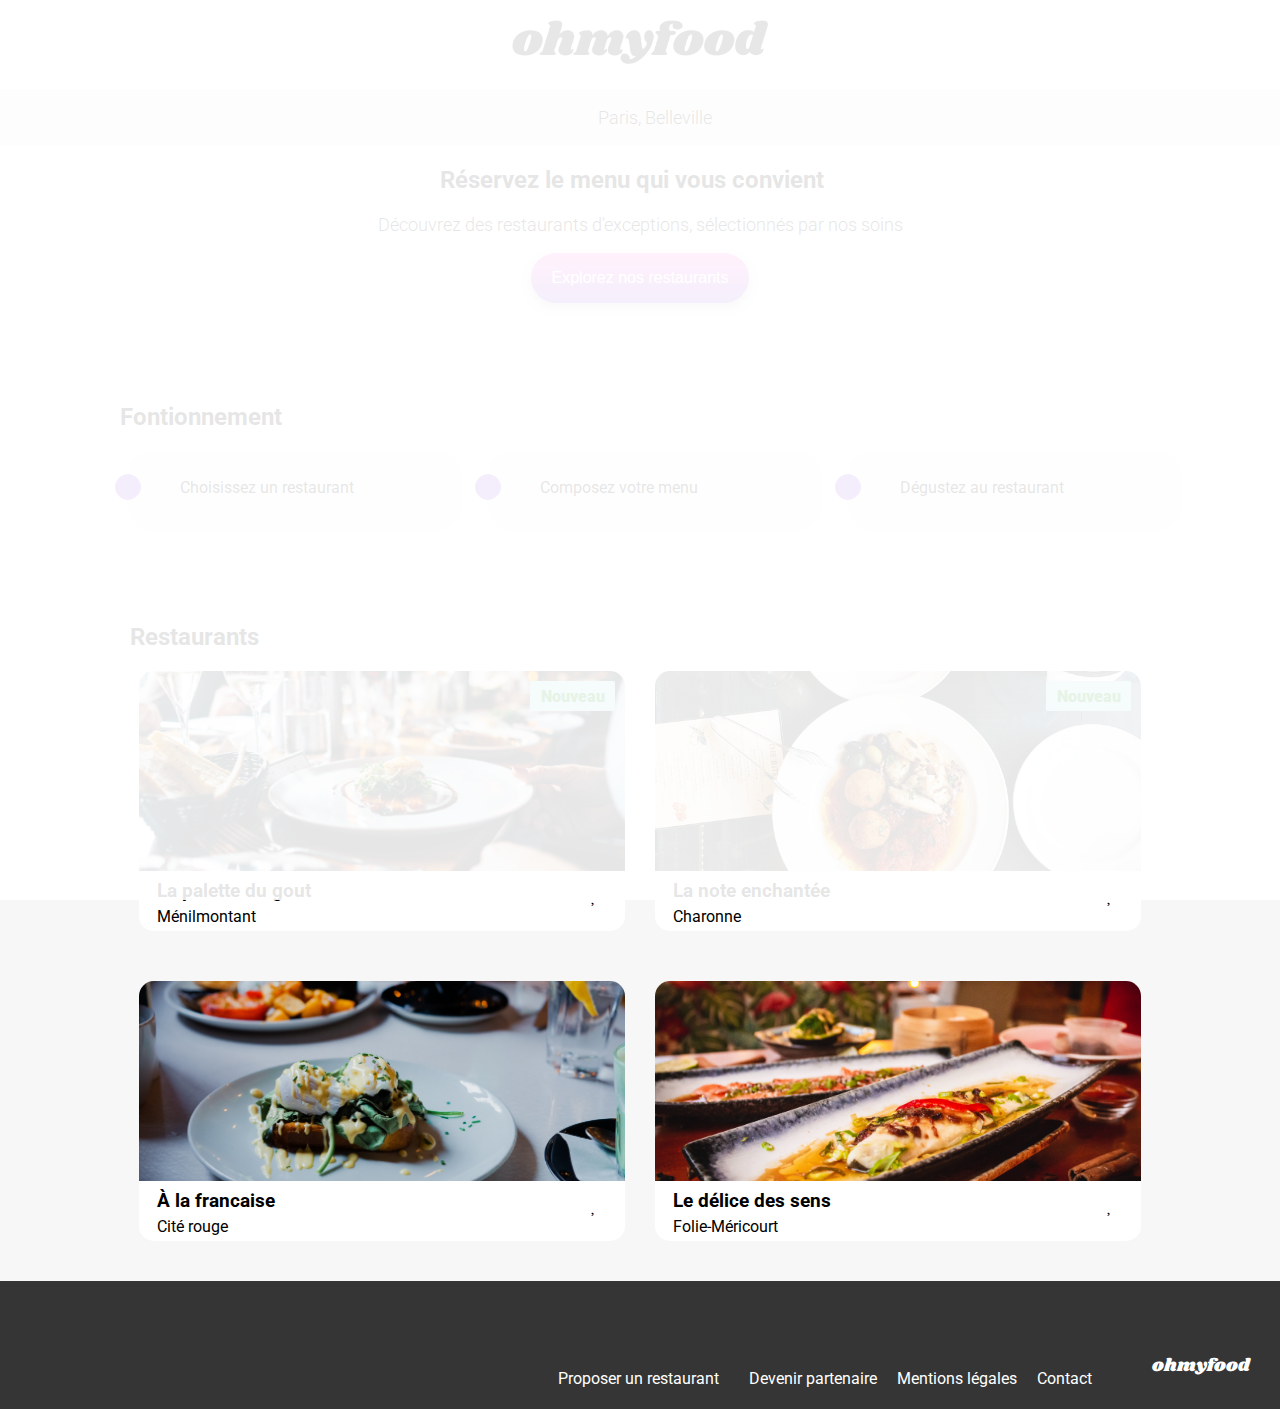
<file: index.html>
<!DOCTYPE html>
<html lang="fr">
  <head>
    <meta charset="UTF-8">
    <meta http-equiv="X-UA-Compatible" content="IE=edge">
    <meta name="viewport" content="width=device-width, initial-scale=1.0">
    <link rel="preconnect" href="https://fonts.googleapis.com">
    <link rel="preconnect" href="https://fonts.gstatic.com" crossorigin>
    <link rel="preconnect" href="https://fonts.googleapis.com">
    <link rel="preconnect" href="https://fonts.gstatic.com" crossorigin>
    <link href="https://fonts.googleapis.com/css2?family=Roboto:wght@100&family=Shrikhand&display=swap" rel="stylesheet">
    <link rel="stylesheet" href="https://cdnjs.cloudflare.com/ajax/libs/font-awesome/6.2.1/css/all.min.css" integrity="sha512-MV7K8+y+gLIBoVD59lQIYicR65iaqukzvf/nwasF0nqhPay5w/9lJmVM2hMDcnK1OnMGCdVK+iQrJ7lzPJQd1w==" crossorigin="anonymous" referrerpolicy="no-referrer">
    <link rel="stylesheet" href="sass/main.css">
    <title>Oh My Food</title>
  </head>
  <body>
    <div class="main-container">
      <div class="loader">
        <i class="fa-solid fa-spinner fa-lg"></i>
      </div>
      <header>
        <img src="images/logo/ohmyfood.png" alt="logo">
      </header>
      <main>
        <section class="presentation">
          <div class="presentation_loc">
            <i class="fa-sharp fa-solid fa-location-dot" aria-hidden="true"></i>
            <p>Paris, Belleville</p>
          </div>
          <h2>Réservez le menu qui vous convient</h2>
          <p>
            Découvrez des restaurants d'exceptions, sélectionnés par nos soins
          </p>
          <nav>
            <button class="explored">
              <span class="explored_text">Explorez nos restaurants</span>
            </button>
          </nav>
        </section>
        <section class="fontionnement">
          <h2>Fontionnement</h2>
            <div class="fonctionnement_index">
              <div class="index">
                <div class="index_number">
                  <i class="fa-solid fa-1"></i>
                </div>
                <div class="index_logo">
                  <i class="fa-solid fa-mobile-screen-button"></i>
                </div>
                <span class="index_text">Choisissez un restaurant</span>
              </div>
              <div class="index">
                <div class="index_number">
                  <i class="fa-solid fa-2"></i>
                </div>
                <div class="index_logo">
                  <i class="fa-solid fa-list-ul"></i>
                </div>
                <span class="index_text">Composez votre menu</span>
              </div>
              <div class="index">
                <div class="index_number">
                  <i class="fa-solid fa-3"></i>
                </div>
                <div class="index_logo">
                  <i class="fa-solid fa-store"></i>
                </div>
                <span class="index_text">Dégustez au restaurant</span>
              </div>
            </div>
          </section>
          <section class="restaurant">
            <h2>Restaurants</h2>
            <div class="all_card">
              <article class="card">
                <a class="link new" href="./menu_1.html">
                  <img src="images/restaurants/jay-wennington-N_Y88TWmGwA-unsplash.jpg" alt="assiette">
                  <div class="card_content">
                    <div class="card_txt">
                      <h3 class="card_title card_heart">La palette du gout</h3>
                      <p class="card_subtitle">Ménilmontant</p>
                    </div>
                  </div>
                </a>
              </article>
              <article class="card">
                <a class="link new" href="./menu_2.html">
                  <img src="images/restaurants/stil-u2Lp8tXIcjw-unsplash.jpg" alt="assiette">
                  <div class="card_content">
                    <div class="card_txt">
                      <h3 class="card_title card_heart">La note enchantée</h3>
                      <p class="card_subtitle">Charonne</p>
                    </div>
                  </div>
                </a>
              </article>
              <article class="card">
                <a class="link" href="./menu_3.html">
                  <img src="images/restaurants/toa-heftiba-DQKerTsQwi0-unsplash.jpg" alt="assiette">
                  <div class="card_content">
                    <div class="card_txt">
                      <h3 class="card_title card_heart">À la francaise</h3>
                      <p class="card_subtitle">Cité rouge</p>
                    </div>
                  </div>
                </a>
              </article>
              <article class="card">
                <a class="link" href="./menu_4.html">
                  <img src="images/restaurants/louis-hansel-shotsoflouis-qNBGVyOCY8Q-unsplash.jpg" alt="assiette">
                  <div class="card_content">
                    <div class="card_txt">
                      <h3 class="card_title card_heart">Le délice des sens</h3>
                      <p class="card_subtitle">Folie-Méricourt</p>
                    </div>
                  </div>
                </a>
              </article>
            </div>
          </section>
        </main>
      <footer>
        <span class="enseigne">ohmyfood</span>
        <ul>
          <li>
            <i class="fa-solid fa-utensils"></i>
            <p>Proposer un restaurant</p>
          </li>
          <li>
            <i class="fa-solid fa-handshake-angle"></i>
            <p>Devenir partenaire</p>
          </li>
          <li>
            <p>Mentions légales</p>
          </li>
          <li>
            <a href="mailto:mail@hotmail.com">Contact</a>
          </li>
        </ul>
      </footer>
    </div>
  </body>
</html>
</file>
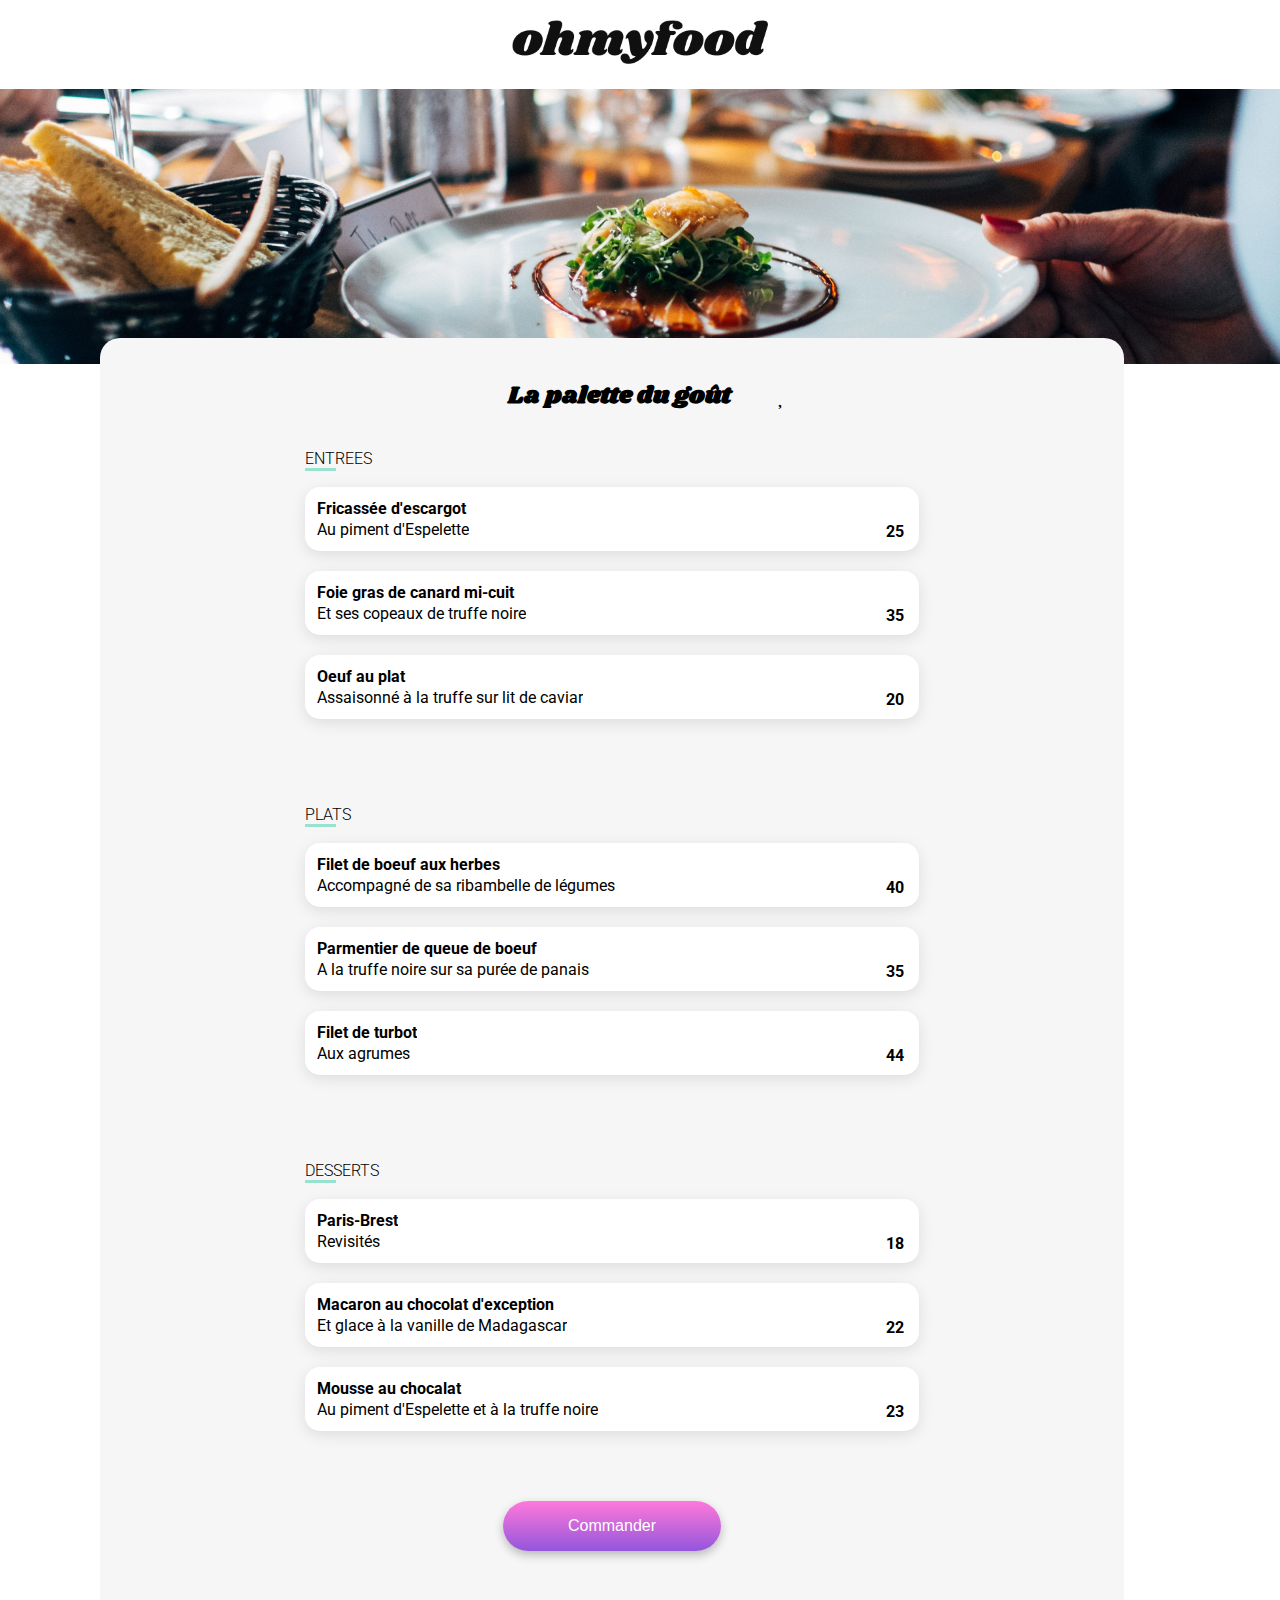
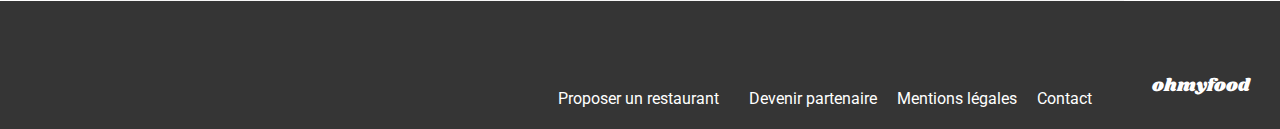
<file: menu_1.html>
<!DOCTYPE html>
<html lang="fr">
  <head>
    <meta charset="UTF-8">
    <meta http-equiv="X-UA-Compatible" content="IE=edge">
    <meta name="viewport" content="width=device-width, initial-scale=1.0">
    <link rel="preconnect" href="https://fonts.googleapis.com">
    <link rel="preconnect" href="https://fonts.gstatic.com" crossorigin>
    <link href="https://fonts.googleapis.com/css2?family=Roboto:wght@100&family=Shrikhand&display=swap" rel="stylesheet">
    <link rel="stylesheet" href="https://cdnjs.cloudflare.com/ajax/libs/font-awesome/6.2.1/css/all.min.css" integrity="sha512-MV7K8+y+gLIBoVD59lQIYicR65iaqukzvf/nwasF0nqhPay5w/9lJmVM2hMDcnK1OnMGCdVK+iQrJ7lzPJQd1w==" crossorigin="anonymous" referrerpolicy="no-referrer">
    <link rel="stylesheet" href="./sass/main.css">
    <title>La palette du goût</title>
  </head>
  <body>
    <div class="main-container">
      <header>
        <nav>
          <a class="arrow" href="./index.html">
            <i class="fa-solid fa-arrow-left"></i>
          </a>
        </nav>
        <img src="images/logo/ohmyfood.png" alt="logo">
      </header>
      <main>
        <div class="background">
          <img src="images/restaurants/jay-wennington-N_Y88TWmGwA-unsplash.jpg" alt="assiette">
        </div>
        <div class="menu">
          <h2>La palette du goût</h2>
          <div class="all_card">
            <section class="choise">
              <h3>ENTREES</h3>
              <article class="menu_card">
                <div class="content">
                  <div class="content_txt">
                    <h4>Fricassée d'escargot</h4>
                    <p>Au piment d'Espelette</p>
                  </div>
                  <span class="price">25<i class="fa fa-euro-sign"></i></span>
                  <div class="validate">
                    <i class="fa-solid fa-check"></i>
                  </div>
                </div>
              </article>
              <article class="menu_card">
                <div class="content">
                  <div class="content_txt">
                    <h4>Foie gras de canard mi-cuit</h4>
                    <p>Et ses copeaux de truffe noire</p>
                  </div>
                  <span class="price">35<i class="fa fa-euro-sign"></i></span>
                  <div class="validate">
                    <i class="fa-solid fa-check"></i>
                  </div>
                </div>
              </article>
              <article class="menu_card">
                <div class="content">
                  <div class="content_txt">
                    <h4>Oeuf au plat</h4>
                    <p>Assaisonné à la truffe sur lit de caviar</p>
                  </div>
                  <span class="price">20<i class="fa fa-euro-sign"></i></span>
                  <div class="validate">
                    <i class="fa-solid fa-check"></i>
                  </div>
                </div>
              </article>
            </section>
            <section class="choise">
              <h3>PLATS</h3>
              <article class="menu_card">
                <div class="content">
                  <div class="content_txt">
                    <h4>Filet de boeuf aux herbes</h4>
                    <p>Accompagné de sa ribambelle de légumes</p>
                  </div>
                  <span class="price">40<i class="fa fa-euro-sign"></i></span>
                  <div class="validate">
                    <i class="fa-solid fa-check"></i>
                  </div>
                </div>
              </article>
              <article class="menu_card">
                <div class="content">
                  <div class="content_txt">
                    <h4>Parmentier de queue de boeuf</h4>
                    <p>A la truffe noire sur sa purée de panais</p>
                  </div>
                  <span class="price">35<i class="fa fa-euro-sign"></i></span>
                  <div class="validate">
                    <i class="fa-solid fa-check"></i>
                  </div>
                </div>
              </article>
              <article class="menu_card">
                <div class="content">
                  <div class="content_txt">
                    <h4>Filet de turbot</h4>
                    <p>Aux agrumes</p>
                  </div>
                  <span class="price">44<i class="fa fa-euro-sign"></i></span>
                  <div class="validate">
                    <i class="fa-solid fa-check"></i>
                  </div>
                </div>
              </article>
            </section>
            <section class="choise">
              <h3>DESSERTS</h3>
              <article class="menu_card">
                <div class="content">
                  <div class="content_txt">
                    <h4>Paris-Brest</h4>
                    <p>Revisités</p>
                  </div>
                  <span class="price">18<i class="fa fa-euro-sign"></i></span>
                  <div class="validate">
                    <i class="fa-solid fa-check"></i>
                  </div>
                </div>
              </article>
              <article class="menu_card">
                <div class="content">
                  <div class="content_txt">
                    <h4>Macaron au chocolat d'exception</h4>
                    <p>Et glace à la vanille de Madagascar</p>
                  </div>
                  <span class="price">22<i class="fa fa-euro-sign"></i></span>
                  <div class="validate">
                    <i class="fa-solid fa-check"></i>
                  </div>
                </div>
              </article>
              <article class="menu_card">
                <div class="content">
                  <div class="content_txt">
                    <h4>Mousse au chocalat</h4>
                    <p>Au piment d'Espelette et à la truffe noire</p>
                  </div>
                  <span class="price">23<i class="fa fa-euro-sign"></i></span>
                  <div class="validate">
                    <i class="fa-solid fa-check"></i>
                  </div>
                </div>
              </article>
            </section>
          </div>
          <form class="menu_btn">
            <button class="button">
              <span class="button_text">Commander</span>
            </button>
          </form>
        </div>
      </main>
      <footer>
        <span class="enseigne">ohmyfood</span>
        <ul>
          <li>
            <i class="fa-solid fa-utensils"></i>
            <p>Proposer un restaurant</p>
          </li>
          <li>
            <i class="fa-solid fa-handshake-angle"></i>
            <p>Devenir partenaire</p>
          </li>
          <li>
            <p>Mentions légales</p>
          </li>
          <li>
            <p>Contact</p>
          </li>
        </ul>
      </footer>
    </div>
  </body>
</html>
</file>
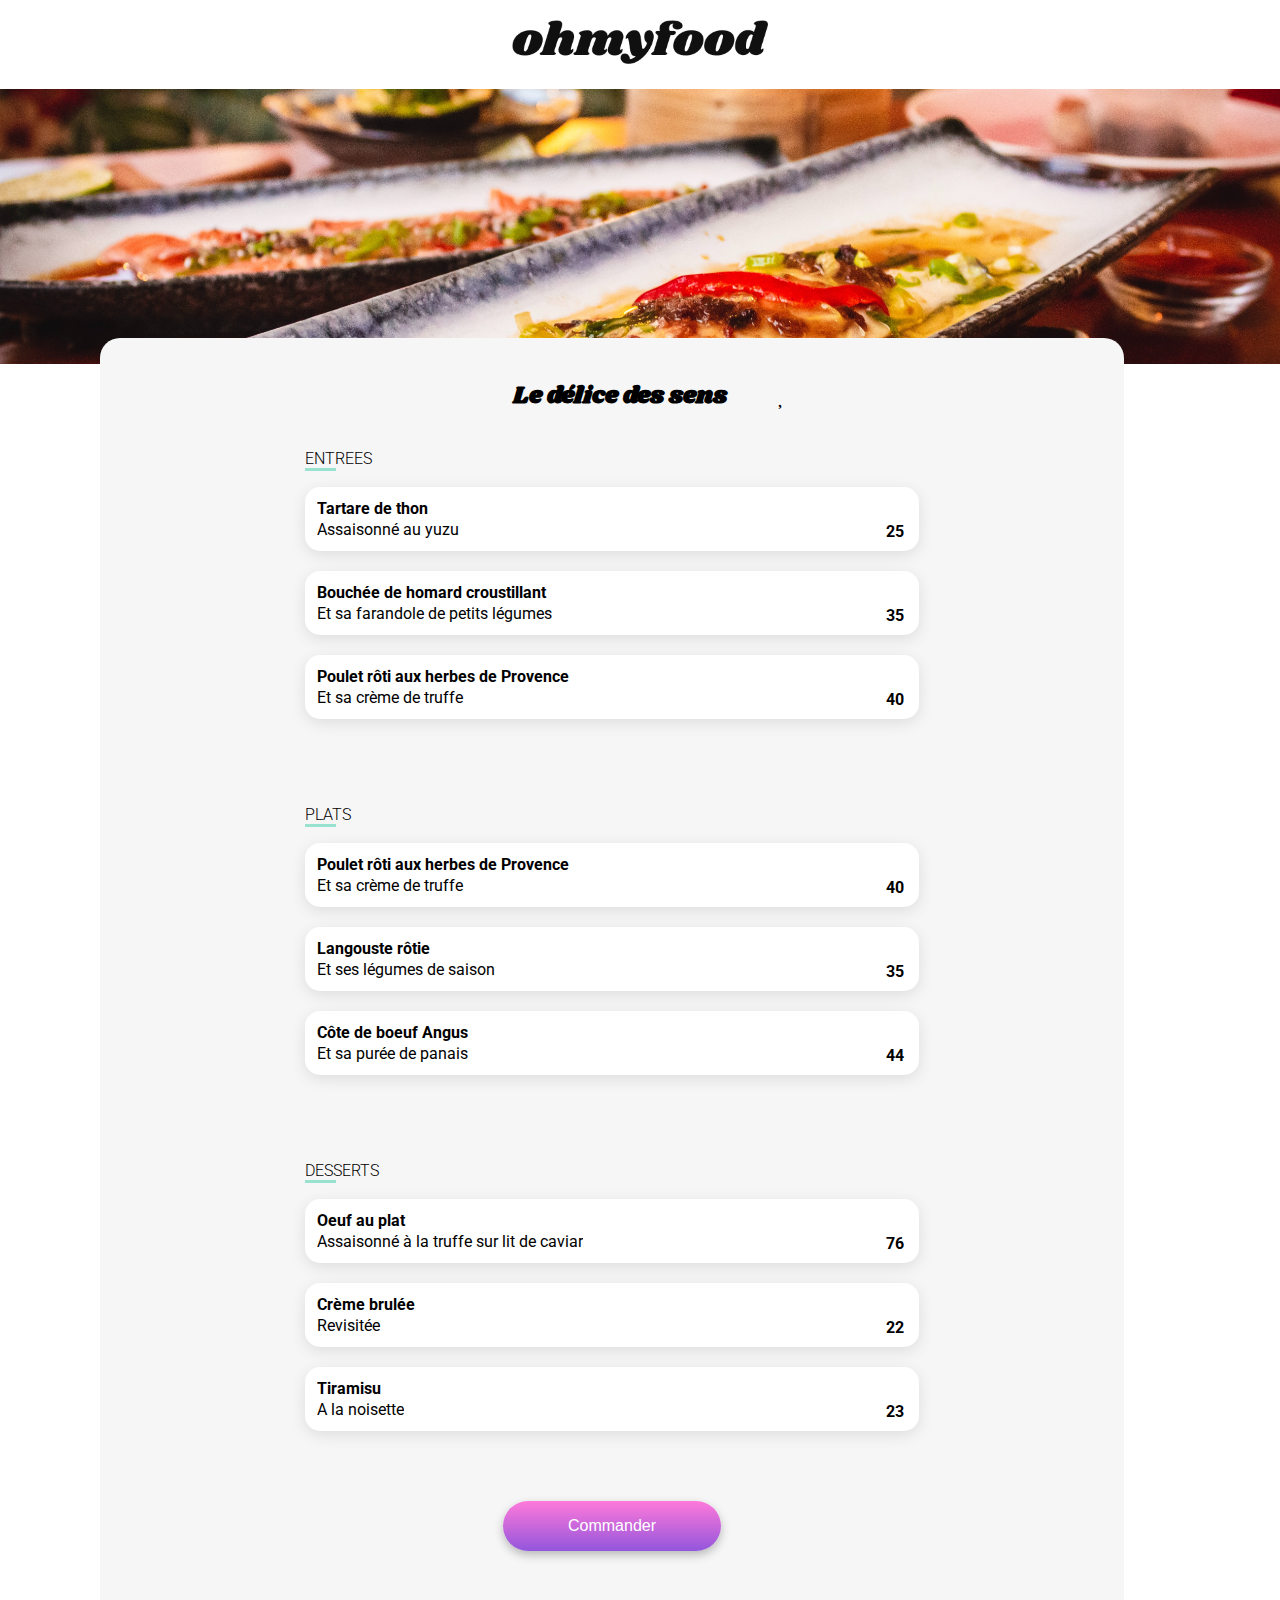
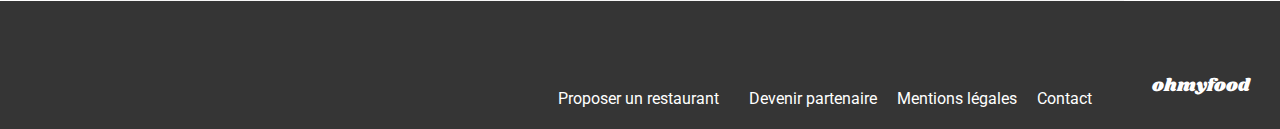
<file: menu_2.html>
<!DOCTYPE html>
<html lang="fr">
  <head>
    <meta charset="UTF-8">
    <meta http-equiv="X-UA-Compatible" content="IE=edge">
    <meta name="viewport" content="width=device-width, initial-scale=1.0">
    <link rel="preconnect" href="https://fonts.googleapis.com">
    <link rel="preconnect" href="https://fonts.gstatic.com" crossorigin>
    <link href="https://fonts.googleapis.com/css2?family=Roboto:wght@100&family=Shrikhand&display=swap" rel="stylesheet">
    <link rel="stylesheet" href="https://cdnjs.cloudflare.com/ajax/libs/font-awesome/6.2.1/css/all.min.css" integrity="sha512-MV7K8+y+gLIBoVD59lQIYicR65iaqukzvf/nwasF0nqhPay5w/9lJmVM2hMDcnK1OnMGCdVK+iQrJ7lzPJQd1w==" crossorigin="anonymous" referrerpolicy="no-referrer">
    <link rel="stylesheet" href="./sass/main.css">
    <title>Le délice des sens</title>
  </head>
  <body>
    <div class="main-container">
      <header>
        <nav>
          <a class="arrow" href="./index.html">
            <i class="fa-solid fa-arrow-left"></i>
          </a>
        </nav>
        <img src="images/logo/ohmyfood.png" alt="logo">
      </header>
      <main>
        <div class="background">
          <img src="images/restaurants/louis-hansel-shotsoflouis-qNBGVyOCY8Q-unsplash.jpg" alt="assiette">
        </div>
        <div class="menu">
          <h2>Le délice des sens</h2>
          <div class="all_card">
            <section class="choise">
              <h3>ENTREES</h3>
              <article class="menu_card">
                <div class="content">
                  <div class="content_txt">
                    <h4>Tartare de thon</h4>
                    <p>Assaisonné au yuzu</p>
                  </div>
                  <span class="price">25<i class="fa fa-euro-sign"></i></span>
                  <div class="validate">
                    <i class="fa-solid fa-check"></i>
                  </div>
                </div>
              </article>
              <article class="menu_card">
                <div class="content">
                  <div class="content_txt">
                    <h4>Bouchée de homard croustillant</h4>
                    <p>Et sa farandole de petits légumes</p>
                  </div>
                  <span class="price">35<i class="fa fa-euro-sign"></i></span>
                  <div class="validate">
                    <i class="fa-solid fa-check"></i>
                  </div>
                </div>
              </article>
              <article class="menu_card">
                <div class="content">
                  <div class="content_txt">
                    <h4>Poulet rôti aux herbes de Provence</h4>
                    <p>Et sa crème de truffe</p>
                  </div>
                  <span class="price">40<i class="fa fa-euro-sign"></i></span>
                  <div class="validate">
                    <i class="fa-solid fa-check"></i>
                  </div>
                </div>
              </article>
            </section>
            <section class="choise">
              <h3>PLATS</h3>
              <article class="menu_card">
                <div class="content">
                  <div class="content_txt">
                    <h4>Poulet rôti aux herbes de Provence</h4>
                    <p>Et sa crème de truffe</p>
                  </div>
                  <span class="price">40<i class="fa fa-euro-sign"></i></span>
                  <div class="validate">
                    <i class="fa-solid fa-check"></i>
                  </div>
                </div>
              </article>
              <article class="menu_card">
                <div class="content">
                  <div class="content_txt">
                    <h4>Langouste rôtie</h4>
                    <p>Et ses légumes de saison</p>
                  </div>
                  <span class="price">35<i class="fa fa-euro-sign"></i></span>
                  <div class="validate">
                    <i class="fa-solid fa-check"></i>
                  </div>
                </div>
              </article>
              <article class="menu_card">
                <div class="content">
                  <div class="content_txt">
                    <h4>Côte de boeuf Angus</h4>
                    <p>Et sa purée de panais</p>
                  </div>
                  <span class="price">44<i class="fa fa-euro-sign"></i></span>
                  <div class="validate">
                    <i class="fa-solid fa-check"></i>
                  </div>
                </div>
              </article>
            </section>
            <section class="choise">
              <h3>DESSERTS</h3>
              <article class="menu_card">
                <div class="content">
                  <div class="content_txt">
                    <h4>Oeuf au plat</h4>
                    <p>Assaisonné à la truffe sur lit de caviar</p>
                  </div>
                  <span class="price">76<i class="fa fa-euro-sign"></i></span>
                  <div class="validate">
                    <i class="fa-solid fa-check"></i>
                  </div>
                </div>
              </article>
              <article class="menu_card">
                <div class="content">
                  <div class="content_txt">
                    <h4>Crème brulée</h4>
                    <p>Revisitée</p>
                  </div>
                  <span class="price">22<i class="fa fa-euro-sign"></i></span>
                  <div class="validate">
                    <i class="fa-solid fa-check"></i>
                  </div>
                </div>
              </article>
              <article class="menu_card">
                <div class="content">
                  <div class="content_txt">
                    <h4>Tiramisu</h4>
                    <p>A la noisette</p>
                  </div>
                  <span class="price">23<i class="fa fa-euro-sign"></i></span>
                  <div class="validate">
                    <i class="fa-solid fa-check"></i>
                  </div>
                </div>
              </article>
            </section>
          </div>
          <form class="menu_btn">
            <button class="button">
              <span class="button_text">Commander</span>
            </button>
          </form>
        </div>
      </main>
      <footer>
        <span class="enseigne">ohmyfood</span>
        <ul>
          <li>
            <i class="fa-solid fa-utensils"></i>
            <p>Proposer un restaurant</p>
          </li>
          <li>
            <i class="fa-solid fa-handshake-angle"></i>
            <p>Devenir partenaire</p>
          </li>
          <li>
            <p>Mentions légales</p>
          </li>
          <li>
            <p>Contact</p>
          </li>
        </ul>
      </footer>
    </div>
  </body>
</html>
</file>
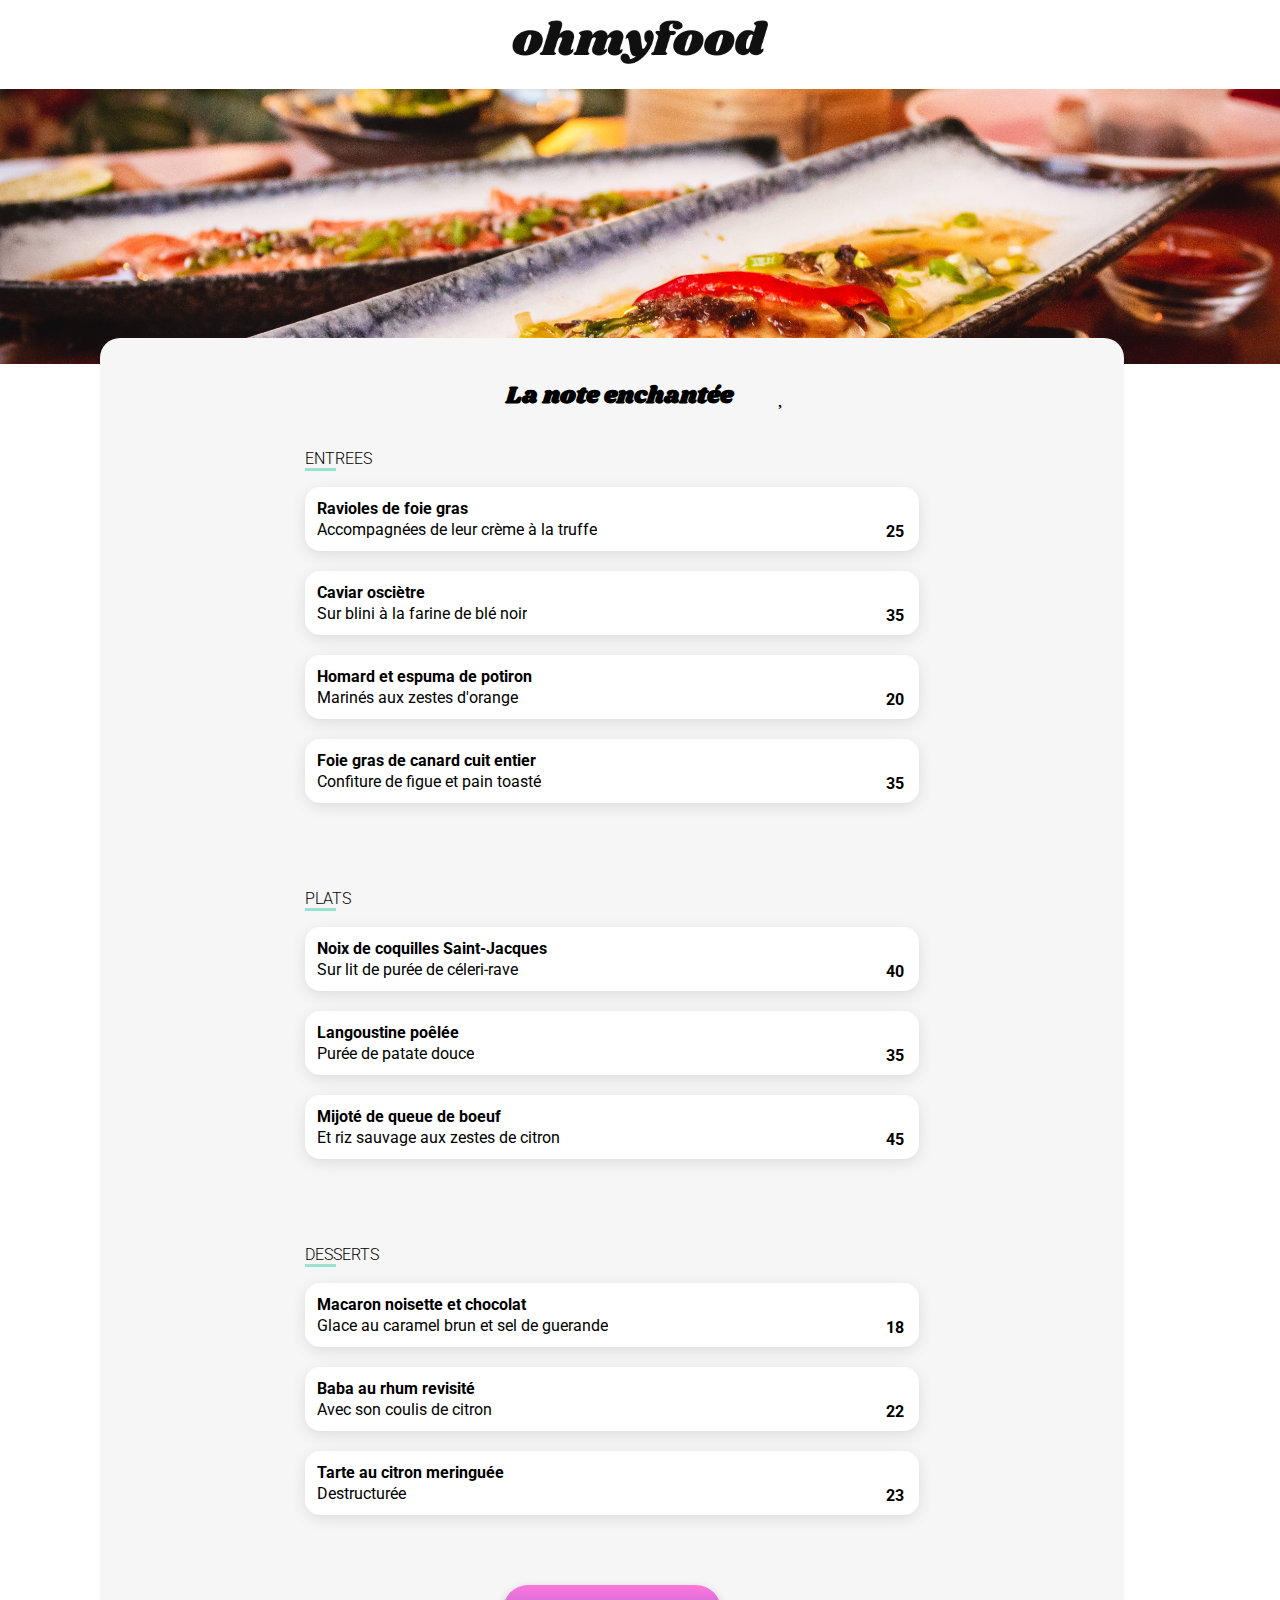
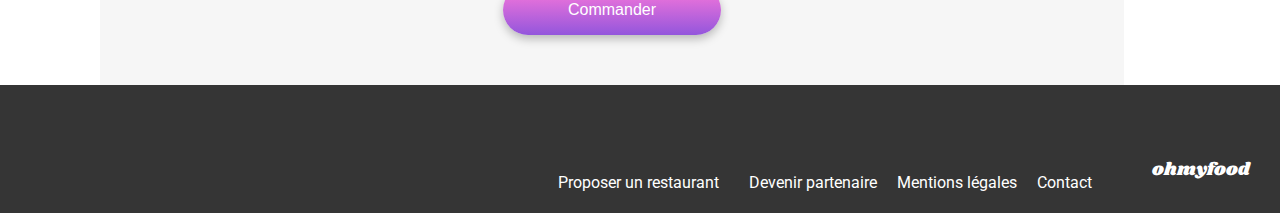
<file: menu_3.html>
<!DOCTYPE html>
<html lang="fr">
  <head>
    <meta charset="UTF-8">
    <meta http-equiv="X-UA-Compatible" content="IE=edge">
    <meta name="viewport" content="width=device-width, initial-scale=1.0">
    <link rel="preconnect" href="https://fonts.googleapis.com">
    <link rel="preconnect" href="https://fonts.gstatic.com" crossorigin>
    <link href="https://fonts.googleapis.com/css2?family=Roboto:wght@100&family=Shrikhand&display=swap" rel="stylesheet">
    <link rel="stylesheet" href="https://cdnjs.cloudflare.com/ajax/libs/font-awesome/6.2.1/css/all.min.css" integrity="sha512-MV7K8+y+gLIBoVD59lQIYicR65iaqukzvf/nwasF0nqhPay5w/9lJmVM2hMDcnK1OnMGCdVK+iQrJ7lzPJQd1w==" crossorigin="anonymous" referrerpolicy="no-referrer">
    <link rel="stylesheet" href="./sass/main.css">
    <title>La note enchantée</title>
  </head>
  <body>
    <div class="main-container">
      <header>
        <nav>
          <a class="arrow" href="./index.html">
            <i class="fa-solid fa-arrow-left"></i>
          </a>
        </nav>
        <img src="images/logo/ohmyfood.png" alt="logo">
      </header>
      <main>
        <div class="background">
          <img src="images/restaurants/louis-hansel-shotsoflouis-qNBGVyOCY8Q-unsplash.jpg" alt="assiette">
        </div>
        <div class="menu">
          <h2>La note enchantée</h2>
          <div class="all_card">
            <section class="choise">
              <h3>ENTREES</h3>
              <article class="menu_card">
                <div class="content">
                  <div class="content_txt">
                    <h4>Ravioles de foie gras</h4>
                    <p>Accompagnées de leur crème à la truffe</p>
                  </div>
                  <span class="price">25<i class="fa fa-euro-sign"></i></span>
                  <div class="validate">
                    <i class="fa-solid fa-check"></i>
                  </div>
                </div>
              </article>
              <article class="menu_card">
                <div class="content">
                  <div class="content_txt">
                    <h4>Caviar osciètre</h4>
                    <p>Sur blini à la farine de blé noir</p>
                  </div>
                  <span class="price">35<i class="fa fa-euro-sign"></i></span>
                  <div class="validate">
                    <i class="fa-solid fa-check"></i>
                  </div>
                </div>
              </article>
              <article class="menu_card">
                <div class="content">
                  <div class="content_txt">
                    <h4>Homard et espuma de potiron</h4>
                    <p>Marinés aux zestes d'orange</p>
                  </div>
                  <span class="price">20<i class="fa fa-euro-sign"></i></span>
                  <div class="validate">
                    <i class="fa-solid fa-check"></i>
                  </div>
                </div>
              </article>
              <article class="menu_card">
                <div class="content">
                  <div class="content_txt">
                    <h4>Foie gras de canard cuit entier</h4>
                    <p>Confiture de figue et pain toasté</p>
                  </div>
                  <span class="price">35<i class="fa fa-euro-sign"></i></span>
                  <div class="validate">
                    <i class="fa-solid fa-check"></i>
                  </div>
                </div>
              </article>
            </section>
            <section class="choise">
              <h3>PLATS</h3>
              <article class="menu_card">
                <div class="content">
                  <div class="content_txt">
                    <h4>Noix de coquilles Saint-Jacques</h4>
                    <p>Sur lit de purée de céleri-rave</p>
                  </div>
                  <span class="price">40<i class="fa fa-euro-sign"></i></span>
                  <div class="validate">
                    <i class="fa-solid fa-check"></i>
                  </div>
                </div>
              </article>
              <article class="menu_card">
                <div class="content">
                  <div class="content_txt">
                    <h4>Langoustine poêlée</h4>
                    <p>Purée de patate douce</p>
                  </div>
                  <span class="price">35<i class="fa fa-euro-sign"></i></span>
                  <div class="validate">
                    <i class="fa-solid fa-check"></i>
                  </div>
                </div>
              </article>
              <article class="menu_card">
                <div class="content">
                  <div class="content_txt">
                    <h4>Mijoté de queue de boeuf</h4>
                    <p>Et riz sauvage aux zestes de citron</p>
                  </div>
                  <span class="price">45<i class="fa fa-euro-sign"></i></span>
                  <div class="validate">
                    <i class="fa-solid fa-check"></i>
                  </div>
                </div>
              </article>
            </section>
            <section class="choise">
              <h3>DESSERTS</h3>
              <article class="menu_card">
                <div class="content">
                  <div class="content_txt">
                    <h4>Macaron noisette et chocolat</h4>
                    <p>Glace au caramel brun et sel de guerande</p>
                  </div>
                  <span class="price">18<i class="fa fa-euro-sign"></i></span>
                  <div class="validate">
                    <i class="fa-solid fa-check"></i>
                  </div>
                </div>
              </article>
              <article class="menu_card">
                <div class="content">
                  <div class="content_txt">
                    <h4>Baba au rhum revisité</h4>
                    <p>Avec son coulis de citron</p>
                  </div>
                  <span class="price">22<i class="fa fa-euro-sign"></i></span>
                  <div class="validate">
                    <i class="fa-solid fa-check"></i>
                  </div>
                </div>
              </article>
              <article class="menu_card">
                <div class="content">
                  <div class="content_txt">
                    <h4>Tarte au citron meringuée</h4>
                    <p>Destructurée</p>
                  </div>
                  <span class="price">23<i class="fa fa-euro-sign"></i></span>
                  <div class="validate">
                    <i class="fa-solid fa-check"></i>
                  </div>
                </div>
              </article>
            </section>
          </div>
          <form class="menu_btn">
            <button class="button">
              <span class="button_text">Commander</span>
            </button>
          </form>
        </div>
      </main>
      <footer>
        <span class="enseigne">ohmyfood</span>
        <ul>
          <li>
            <i class="fa-solid fa-utensils"></i>
            <p>Proposer un restaurant</p>
          </li>
          <li>
            <i class="fa-solid fa-handshake-angle"></i>
            <p>Devenir partenaire</p>
          </li>
          <li>
            <p>Mentions légales</p>
          </li>
          <li>
            <p>Contact</p>
          </li>
        </ul>
      </footer>
    </div>
  </body>
</html>
</file>
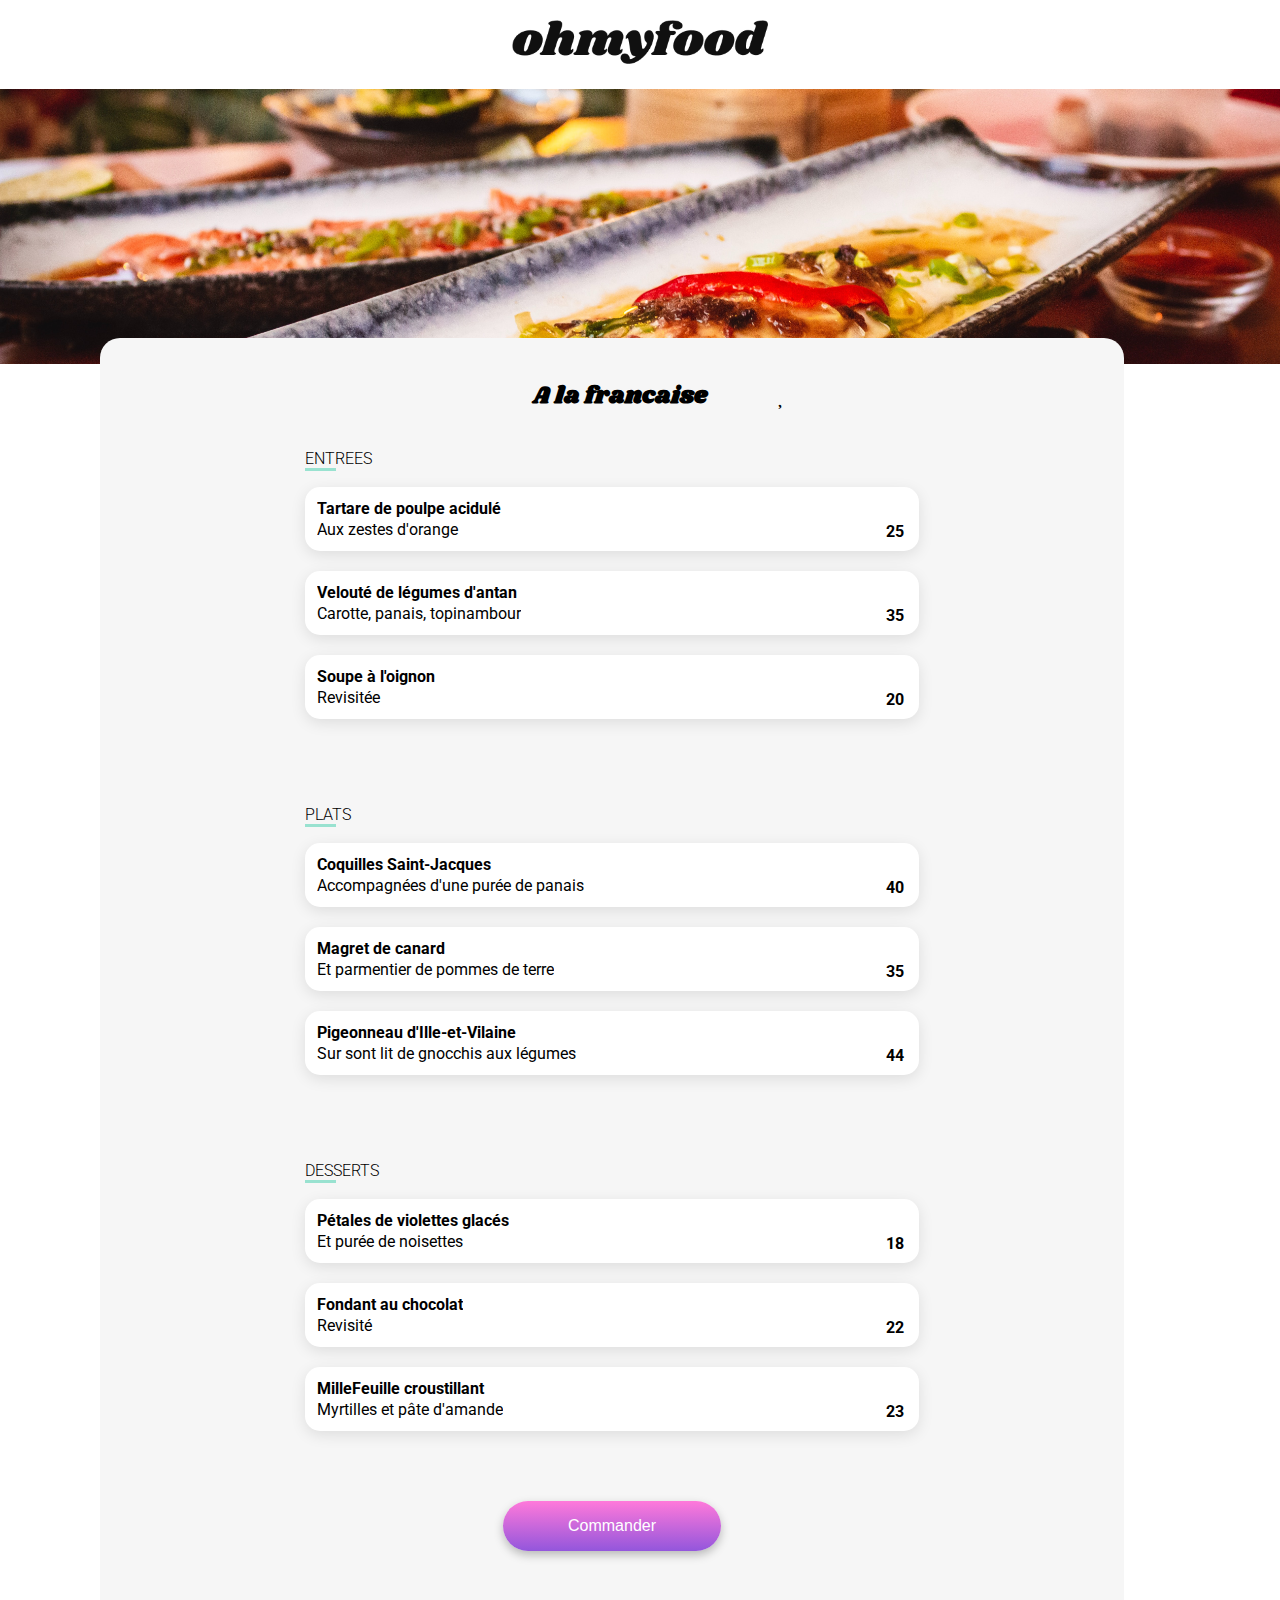
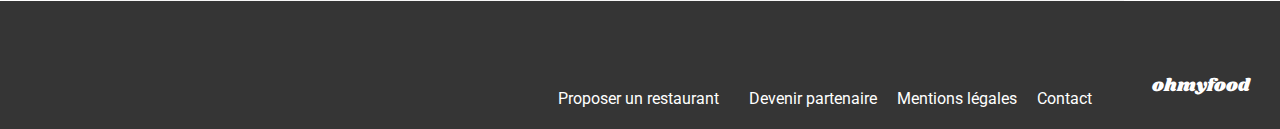
<file: menu_4.html>
<!DOCTYPE html>
<html lang="fr">
  <head>
    <meta charset="UTF-8">
    <meta http-equiv="X-UA-Compatible" content="IE=edge">
    <meta name="viewport" content="width=device-width, initial-scale=1.0">
    <link rel="preconnect" href="https://fonts.googleapis.com">
    <link rel="preconnect" href="https://fonts.gstatic.com" crossorigin>
    <link href="https://fonts.googleapis.com/css2?family=Roboto:wght@100&family=Shrikhand&display=swap" rel="stylesheet">
    <link rel="stylesheet" href="https://cdnjs.cloudflare.com/ajax/libs/font-awesome/6.2.1/css/all.min.css" integrity="sha512-MV7K8+y+gLIBoVD59lQIYicR65iaqukzvf/nwasF0nqhPay5w/9lJmVM2hMDcnK1OnMGCdVK+iQrJ7lzPJQd1w==" crossorigin="anonymous" referrerpolicy="no-referrer">
    <link rel="stylesheet" href="./sass/main.css">
    <title>A la francaise</title>
  </head>
  <body>
    <div class="main-container">
      <header>
        <nav>
          <a class="arrow" href="./index.html">
            <i class="fa-solid fa-arrow-left"></i>
          </a>
        </nav>
        <img src="images/logo/ohmyfood.png" alt="logo">
      </header>
      <main>
        <div class="background">
          <img src="images/restaurants/louis-hansel-shotsoflouis-qNBGVyOCY8Q-unsplash.jpg" alt="assiette">
        </div>
        <div class="menu">
          <h2>A la francaise</h2>
          <div class="all_card">
            <section class="choise">
              <h3>ENTREES</h3>
              <article class="menu_card">
                <div class="content">
                  <div class="content_txt">
                    <h4>Tartare de poulpe acidulé</h4>
                    <p>Aux zestes d'orange</p>
                  </div>
                  <span class="price">25<i class="fa fa-euro-sign"></i></span>
                  <div class="validate">
                    <i class="fa-solid fa-check"></i>
                  </div>
                </div>
              </article>
              <article class="menu_card">
                <div class="content">
                  <div class="content_txt">
                    <h4>Velouté de légumes d'antan</h4>
                    <p>Carotte, panais, topinambour</p>
                  </div>
                  <span class="price">35<i class="fa fa-euro-sign"></i></span>
                  <div class="validate">
                    <i class="fa-solid fa-check"></i>
                  </div>
                </div>
              </article>
              <article class="menu_card">
                <div class="content">
                  <div class="content_txt">
                    <h4>Soupe à l'oignon</h4>
                    <p>Revisitée</p>
                  </div>
                  <span class="price">20<i class="fa fa-euro-sign"></i></span>
                  <div class="validate">
                    <i class="fa-solid fa-check"></i>
                  </div>
                </div>
              </article>
            </section>
            <section class="choise">
              <h3>PLATS</h3>
              <article class="menu_card">
                <div class="content">
                  <div class="content_txt">
                    <h4>Coquilles Saint-Jacques</h4>
                    <p>Accompagnées d'une purée de panais</p>
                  </div>
                  <span class="price">40<i class="fa fa-euro-sign"></i></span>
                  <div class="validate">
                    <i class="fa-solid fa-check"></i>
                  </div>
                </div>
              </article>
              <article class="menu_card">
                <div class="content">
                  <div class="content_txt">
                    <h4>Magret de canard</h4>
                    <p>Et parmentier de pommes de terre</p>
                  </div>
                  <span class="price">35<i class="fa fa-euro-sign"></i></span>
                  <div class="validate">
                    <i class="fa-solid fa-check"></i>
                  </div>
                </div>
              </article>
              <article class="menu_card">
                <div class="content">
                  <div class="content_txt">
                    <h4>Pigeonneau d'Ille-et-Vilaine</h4>
                    <p>Sur sont lit de gnocchis aux légumes</p>
                  </div>
                  <span class="price">44<i class="fa fa-euro-sign"></i></span>
                  <div class="validate">
                    <i class="fa-solid fa-check"></i>
                  </div>
                </div>
              </article>
            </section>
            <section class="choise">
              <h3>DESSERTS</h3>
              <article class="menu_card">
                <div class="content">
                  <div class="content_txt">
                    <h4>Pétales de violettes glacés</h4>
                    <p>Et purée de noisettes</p>
                  </div>
                  <span class="price">18<i class="fa fa-euro-sign"></i></span>
                  <div class="validate">
                    <i class="fa-solid fa-check"></i>
                  </div>
                </div>
              </article>
              <article class="menu_card">
                <div class="content">
                  <div class="content_txt">
                    <h4>Fondant au chocolat</h4>
                    <p>Revisité</p>
                  </div>
                  <span class="price">22<i class="fa fa-euro-sign"></i></span>
                  <div class="validate">
                    <i class="fa-solid fa-check"></i>
                  </div>
                </div>
              </article>
              <article class="menu_card">
                <div class="content">
                  <div class="content_txt">
                    <h4>MilleFeuille croustillant</h4>
                    <p>Myrtilles et pâte d'amande</p>
                  </div>
                  <span class="price">23<i class="fa fa-euro-sign"></i></span>
                  <div class="validate">
                    <i class="fa-solid fa-check"></i>
                  </div>
                </div>
              </article>
            </section>
          </div>
          <form class="menu_btn">
            <button class="button">
              <span class="button_text">Commander</span>
            </button>
          </form>
        </div>
      </main>
      <footer>
        <span class="enseigne">ohmyfood</span>
        <ul>
          <li>
            <i class="fa-solid fa-utensils"></i>
            <p>Proposer un restaurant</p>
          </li>
          <li>
            <i class="fa-solid fa-handshake-angle"></i>
            <p>Devenir partenaire</p>
          </li>
          <li>
            <p>Mentions légales</p>
          </li>
          <li>
            <p>Contact</p>
          </li>
        </ul>
      </footer>
    </div>
  </body>
</html>
</file>
<file: sass/main.css>
@keyframes appear {
  0% {
    transform: scale(0);
  }
  100% {
    transform: scale(1);
  }
}
@keyframes disappear {
  0% {
    transform: scale(1);
  }
  100% {
    transform: scale(0);
  }
}
@keyframes loader_cube {
  0% {
    transform: rotate(0deg);
  }
  100% {
    transform: rotate(360deg);
  }
}
@keyframes heart_full {
  0% {
    opacity: 0;
  }
  100% {
    opacity: 1;
  }
}
.index_number, .presentation_loc, .menu .menu_btn, header, .new::before, .loader, .validate i, .validate {
  display: flex;
  justify-content: center;
  align-items: center;
}

.menu, footer {
  display: flex;
  justify-content: center;
  flex-direction: column;
}

.main-container {
  font-family: "Roboto", sans-serif;
  width: 100%;
  max-width: 768px;
  box-sizing: border-box;
}
@media screen and (min-width: 769px) {
  .main-container {
    max-width: 1440px;
  }
}
.main-container img {
  -o-object-fit: cover;
     object-fit: cover;
}

body {
  margin: 0;
  display: flex;
  justify-content: center;
}

.explored, .button {
  background: linear-gradient(#ff79da, #9356dc);
  width: 218px;
  height: 50px;
  border-radius: 1.5625rem;
  box-shadow: 0px 4px 10px rgba(0, 0, 0, 0.25);
  border: none;
  color: white;
  font-size: 1rem;
  margin-bottom: 3.125rem;
}

.card {
  width: 100%;
  border-radius: 0.9375rem;
  background-color: white;
  margin-bottom: 1.25rem;
}
@media screen and (min-width: 769px) {
  .card {
    width: 45%;
  }
}
.card a {
  text-decoration: none;
  color: black;
}
.card img {
  width: 100%;
  height: 200px;
  border-top-right-radius: 0.9375rem;
  border-top-left-radius: 0.9375rem;
}

.card_content {
  display: flex;
  justify-content: space-between;
}
.card_content h3, .card_content p {
  margin: 0.3125rem;
  padding-left: 0.8125rem;
}

.menu_card {
  background-color: white;
  border-radius: 15px;
  box-shadow: 0px 4px 15px rgba(0, 0, 0, 0.1);
  box-sizing: border-box;
  margin-bottom: 1.25rem;
  overflow: hidden;
  text-overflow: ellipsis;
  white-space: nowrap;
}

.content {
  display: flex;
}
.content .content_txt {
  overflow: hidden;
  text-overflow: ellipsis;
  white-space: nowrap;
  margin: 10px;
}
.content h4, .content p {
  overflow: hidden;
  text-overflow: ellipsis;
  white-space: nowrap;
  margin: 2px;
}
.content .price {
  display: flex;
  align-items: flex-end;
  padding: 10px;
  padding-left: 0;
  margin-left: auto;
  font-weight: bold;
  gap: 0.3125rem;
}
.content .price i {
  margin-bottom: 0.125rem;
}

.validate i {
  background-color: white;
  color: #99E2D0;
  border-radius: 50%;
  width: 1.25rem;
  height: 1.25rem;
}

.loader {
  position: fixed;
  z-index: 1;
  inset: 0;
  height: 100%;
  background-color: #ffffff;
  opacity: 0.9;
  animation: disappear 2s forwards 0.5s linear;
  transform-origin: bottom;
  font-size: 30px;
}
.loader i {
  animation: loader_cube 1s linear infinite;
  color: #99E2D0;
}

.link {
  position: relative;
}

.new::before {
  position: absolute;
  content: "Nouveau";
  right: 0.625rem;
  margin-top: 0.625rem;
  width: 75px;
  height: 20px;
  border-radius: 0.125rem;
  background-color: #99E2D0;
  color: green;
  font-weight: 900;
  padding: 0.3125rem;
}

.explored:hover, button:hover {
  filter: brightness(1.1);
  box-shadow: 0px 8px 20px rgba(0, 0, 0, 0.25);
}

.index_logo:hover {
  color: #9356DC;
}

.card_heart::before {
  display: inline-block;
  font-style: normal;
  font-variant: normal;
  text-rendering: auto;
  font-family: "Font awesome 6 free";
  -webkit-font-smoothing: antialiased;
  content: "\f004";
  position: absolute;
  margin-top: 0.3125rem;
  right: 1.75rem;
  font-weight: 400;
}

.card_heart::after {
  display: inline-block;
  font-style: normal;
  font-variant: normal;
  text-rendering: auto;
  font-family: "Font awesome 6 free";
  -webkit-font-smoothing: antialiased;
  content: "\f004";
  position: absolute;
  margin-top: 0.3125rem;
  right: 1.75rem;
  background: linear-gradient(#ff79da, #9356dc);
  font-weight: 900;
  cursor: pointer;
  opacity: 0%;
  background-clip: text;
  -webkit-background-clip: text;
  -webkit-text-fill-color: transparent;
}

.card_heart:hover::after {
  animation: heart_full 0.5s linear forwards;
  transform: scale(1.2);
}

.menu h2 {
  position: relative;
}

.menu h2::before {
  display: inline-block;
  font-style: normal;
  font-variant: normal;
  text-rendering: auto;
  font-family: "Font awesome 6 free";
  -webkit-font-smoothing: antialiased;
  content: "\f004";
  position: absolute;
  margin-top: 0.3125rem;
  right: 1.75rem;
  font-weight: 400;
}
@media screen and (min-width: 769px) {
  .menu h2::before {
    margin-right: 19.375rem;
  }
}

.menu h2::after {
  display: inline-block;
  font-style: normal;
  font-variant: normal;
  text-rendering: auto;
  font-family: "Font awesome 6 free";
  -webkit-font-smoothing: antialiased;
  content: "\f004";
  position: absolute;
  margin-top: 0.3125rem;
  right: 1.75rem;
  background: linear-gradient(#ff79da, #9356dc);
  font-weight: 900;
  cursor: pointer;
  opacity: 0%;
  background-clip: text;
  -webkit-background-clip: text;
  -webkit-text-fill-color: transparent;
}
@media screen and (min-width: 769px) {
  .menu h2::after {
    margin-right: 19.375rem;
  }
}

.menu h2:hover::after {
  animation: heart_full 0.5s linear forwards;
  transform: scale(1.1);
}

.validate {
  border-top-right-radius: 0.9375rem;
  border-bottom-right-radius: 0.9375rem;
  margin-right: -3rem;
  width: 3rem;
  background-color: #99E2D0;
}

.content:hover .validate {
  margin-right: 0;
  transition: all 1s ease-in-out;
}

.menu_card {
  animation: appear 1s ease-in-out;
}
.menu_card:nth-child(1) {
  animation-delay: 200ms;
}
.menu_card:nth-child(2) {
  animation-delay: 400ms;
}
.menu_card:nth-child(3) {
  animation-delay: 600ms;
}
.menu_card:nth-child(4) {
  animation-delay: 800ms;
}

header {
  margin-bottom: 0.3125rem;
  margin-top: 1.25rem;
}
@media screen and (min-width: 769px) {
  header {
    margin-bottom: 1.5625rem;
  }
}
header img {
  width: 40%;
}
@media screen and (min-width: 769px) {
  header img {
    width: 20%;
  }
}

footer {
  background-color: #353535;
  color: white;
}
@media screen and (min-width: 769px) {
  footer {
    flex-direction: row-reverse;
    align-items: flex-end;
    justify-content: flex-start;
    padding-top: 50px;
  }
}
footer .enseigne {
  font-family: "shrikhand";
  font-size: 1.125rem;
  margin-top: 1.375rem;
  margin-left: 1.5625rem;
}
@media screen and (min-width: 769px) {
  footer .enseigne {
    margin-bottom: 1.875rem;
    margin-right: 1.875rem;
    padding-left: 1.875rem;
  }
}
@media screen and (min-width: 769px) {
  footer ul {
    display: flex;
    flex-direction: row;
    gap: 1.25rem;
  }
}
footer li {
  display: flex;
  align-items: center;
  gap: 0.625rem;
  list-style: none;
  margin-left: -0.625rem;
}
footer li p {
  margin: 0.3125rem;
}
footer li a {
  margin: 0.3125rem;
  text-decoration: none;
  color: white;
}

header .arrow {
  color: black;
  text-decoration: none;
  position: absolute;
  left: 5%;
  top: 1.875rem;
}
@media screen and (min-width: 769px) {
  header .arrow {
    left: 10%;
    top: 2.1875rem;
  }
}

.background img {
  width: 100%;
  height: 275px;
}

.menu {
  margin-top: -4.375rem;
  width: 100%;
  background-color: #F6F6F6;
}
@media screen and (min-width: 769px) {
  .menu {
    margin-top: -3.125rem;
    margin-right: 8.125rem;
    margin-left: 6.25rem;
    width: 80%;
  }
}
.menu h2 {
  border-top-left-radius: 1.25rem;
  border-top-right-radius: 1.25rem;
  padding-top: 0.9375rem;
  padding-left: 0.9375rem;
  font-family: "shrikhand";
  margin-left: 0;
  background-color: #F6F6F6;
}
@media screen and (min-width: 769px) {
  .menu h2 {
    padding-top: 2.5rem;
    display: flex;
    justify-content: center;
  }
}
.menu .choise {
  margin-bottom: 1.25rem;
  margin-left: 0.8125rem;
  margin-right: 0.8125rem;
}
@media screen and (min-width: 769px) {
  .menu .choise {
    width: 60%;
  }
}
.menu h3 {
  font-size: 1rem;
  font-weight: 300;
  border-bottom: 3px solid #99E2D0;
  width: 10%;
}
@media screen and (min-width: 769px) {
  .menu h3 {
    width: 5%;
  }
}
.menu .menu_btn {
  text-decoration: none;
  margin-top: 1.875rem;
}

@media screen and (min-width: 769px) {
  .all_card {
    display: flex;
    align-items: center;
    justify-content: center;
  }
}

.presentation {
  background-color: #F7F7F7;
  text-align: center;
}
.presentation h2 {
  font-weight: 700;
  font-size: 1.5rem;
  margin-left: 2.625rem;
  margin-right: 3.625rem;
}
.presentation p {
  font-size: 1.125rem;
  font-weight: 300;
}
.presentation_loc {
  gap: 1.875rem;
  background-color: #EAEAEA;
}

.fontionnement {
  margin-top: 3.125rem;
}
.fontionnement h2 {
  margin-left: 1.25rem;
}
@media screen and (min-width: 769px) {
  .fontionnement {
    padding-left: 6.25rem;
    padding-right: 6.25rem;
  }
}
@media screen and (min-width: 769px) {
  .fontionnement .fonctionnement_index {
    display: flex;
  }
}

.index {
  display: flex;
  align-items: center;
  gap: 1.25rem;
  width: 93%;
  height: 72.38px;
  background-color: #F6F6F6;
  box-shadow: 0px 4px 15px rgba(0, 0, 0, 0.1);
  border-radius: 1.25rem;
  margin-bottom: 0.625rem;
  margin-left: 1.875rem;
}
.index_number {
  color: white;
  background-color: #9356DC;
  border: 1px solid #9356DC;
  border-radius: 1.875rem;
  width: 24px;
  height: 24px;
  position: absolute;
  margin-left: -0.9375rem;
}
.index_logo {
  color: #7E7E7E;
  margin-left: 1.875rem;
}

.restaurant {
  background-color: #F7F7F7;
  padding: 1.25rem;
  margin-top: 3.125rem;
}
@media screen and (min-width: 769px) {
  .restaurant {
    padding-left: 6.25rem;
    padding-right: 6.25rem;
  }
}
.restaurant h2 {
  margin-left: 0.3125rem;
}
@media screen and (min-width: 769px) {
  .restaurant h2 {
    margin-left: 1.875rem;
  }
}

@media screen and (min-width: 769px) {
  .all_card {
    display: flex;
    flex-wrap: wrap;
    justify-content: center;
    gap: 30px;
  }
}/*# sourceMappingURL=main.css.map */
</file>
